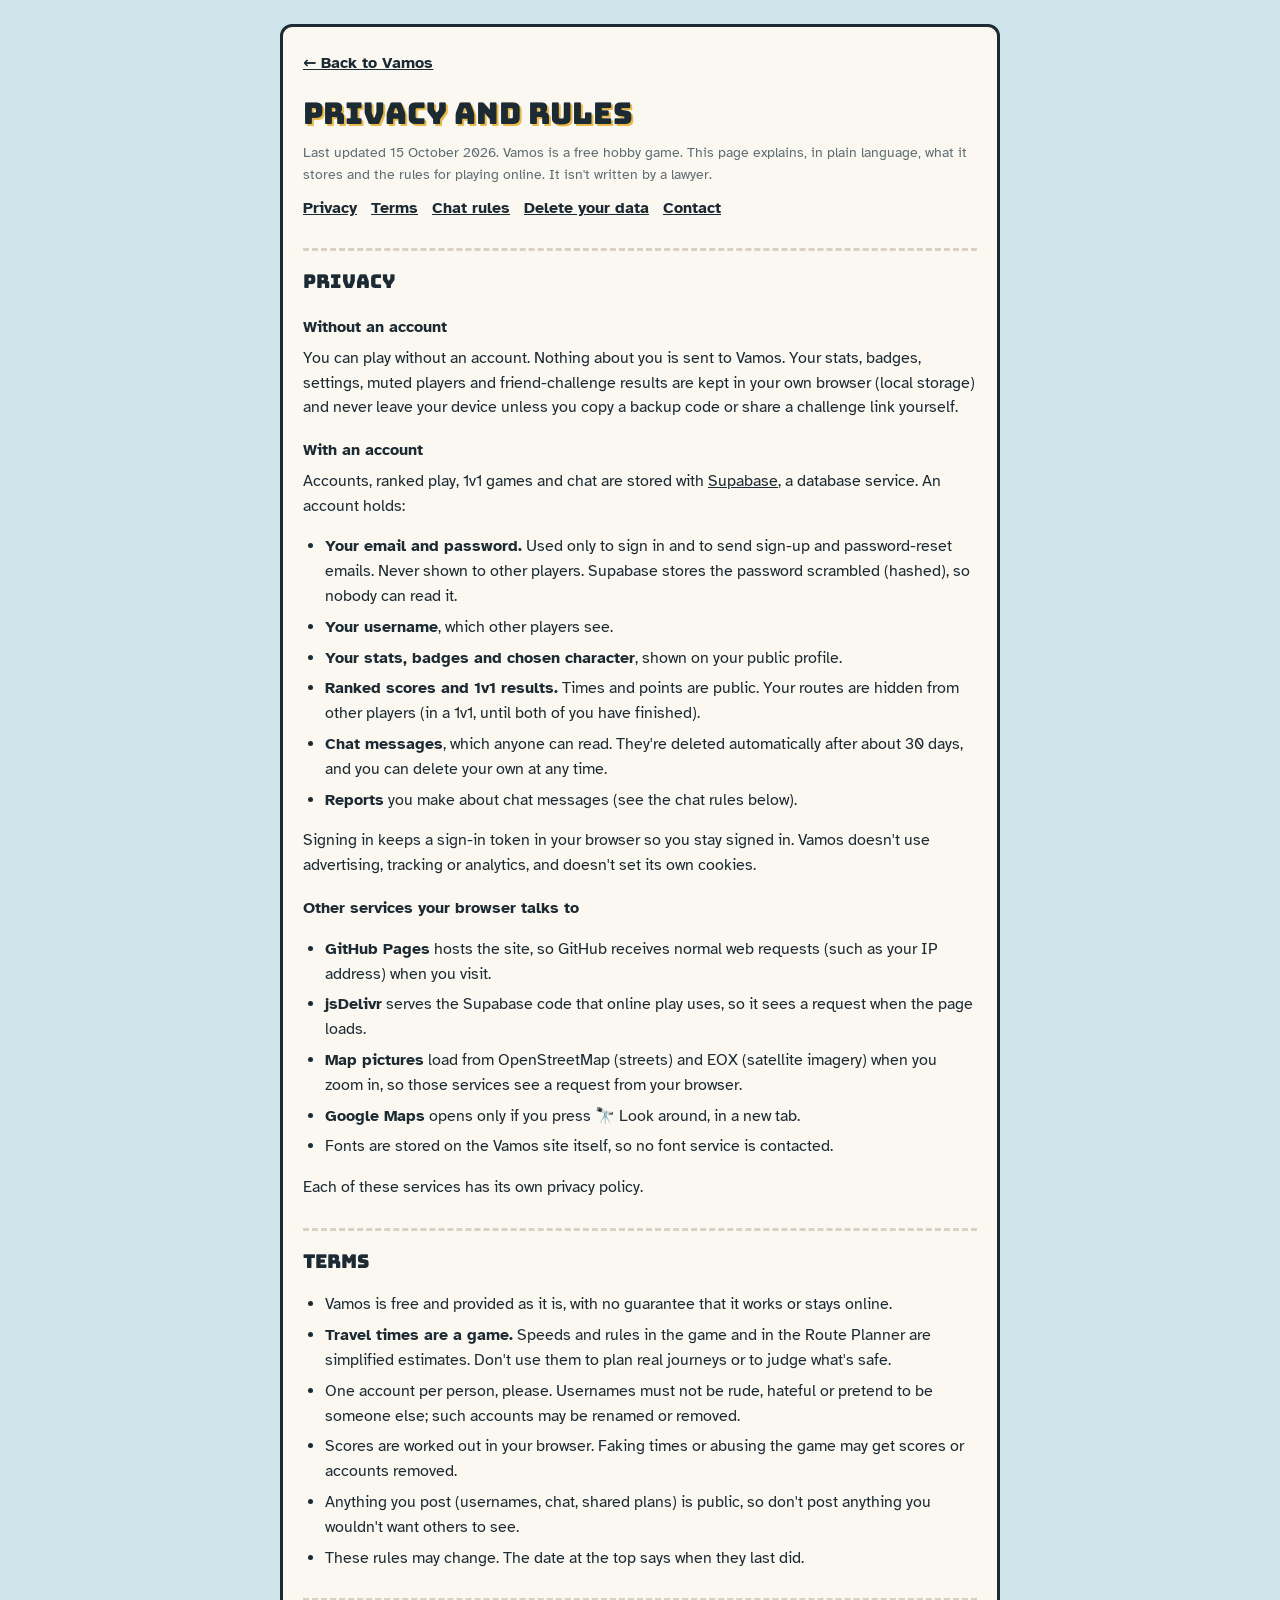
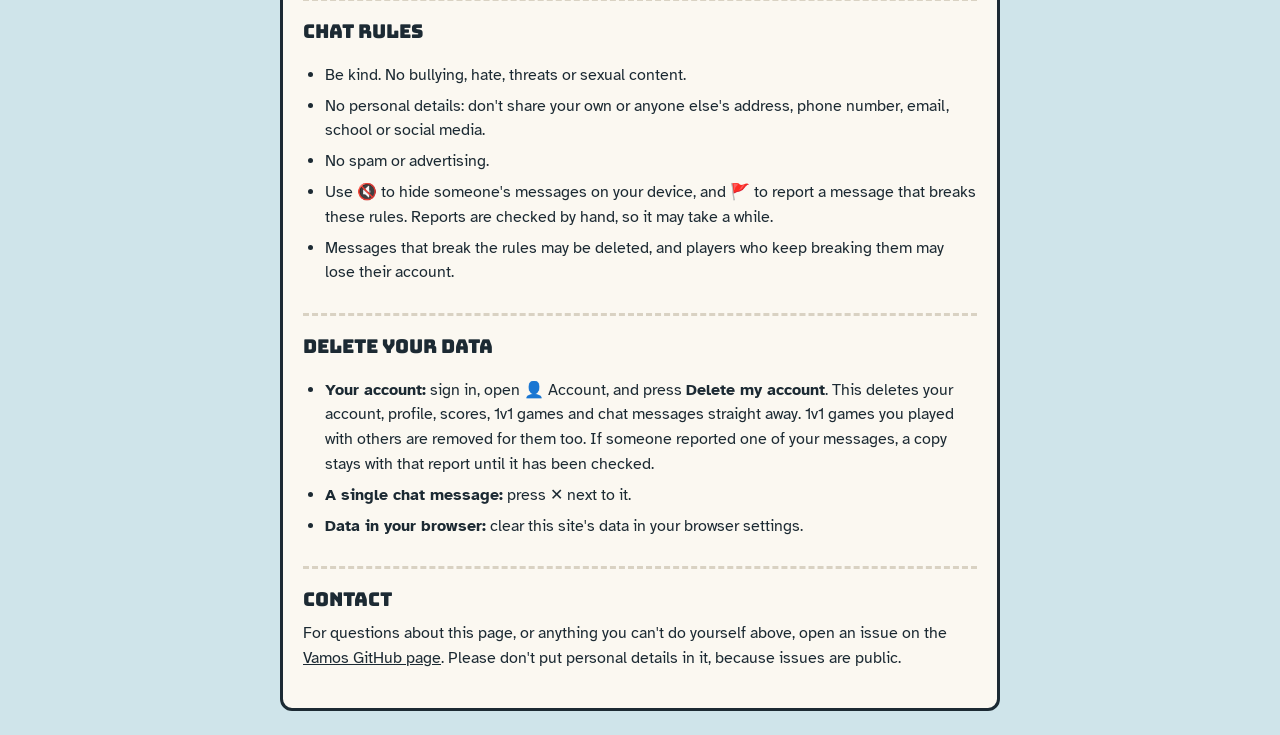
<file: docs/legal.html>
<!doctype html>
<html lang="en">
<head>
<meta charset="utf-8">
<meta name="viewport" content="width=device-width, initial-scale=1">
<meta name="description" content="Vamos privacy, terms and chat rules, in plain language.">
<title>Vamos: privacy and rules</title>
<link rel="stylesheet" href="fonts/fonts.css">
<style>
:root { --sea: #cfe4ea; --ink: #1c2a33; --ticket: #fbf8f1; --stamp: #c8402f; --gold: #e9b949; --muted: #5e6d73; --line: #d9d2c3;
  --display: 'Bungee', 'Arial Black', Impact, sans-serif; --body: 'Atkinson Hyperlegible', system-ui, -apple-system, 'Segoe UI', sans-serif; color-scheme: light; }
*, *::before, *::after { box-sizing: border-box; }
body { margin: 0; background: var(--sea); color: var(--ink); font: 16px/1.55 var(--body); -webkit-text-size-adjust: 100%; }
main { max-width: 720px; margin: 24px auto; padding: 24px 20px 32px; background: var(--ticket); border: 3px solid var(--ink); border-radius: 12px; }
@media (max-width: 760px) { main { margin: 0; border: 0; border-radius: 0; padding: 20px 16px 28px; } }
h1 { font-family: var(--display); font-weight: 400; font-size: 30px; margin: 0 0 4px; text-shadow: 2px 2px 0 var(--gold); }
h2 { font-family: var(--display); font-weight: 400; font-size: 19px; margin: 28px 0 6px; padding-top: 16px; border-top: 3px dashed var(--line); }
h3 { font-size: 16px; margin: 18px 0 4px; }
p, li { margin: 6px 0; }
ul { padding-left: 22px; }
a { color: var(--ink); }
a:focus-visible { outline: 3px solid var(--gold); outline-offset: 2px; }
.muted { color: var(--muted); font-size: 14px; }
.back { display: inline-block; font-weight: 700; margin-bottom: 14px; }
nav.toc { display: flex; flex-wrap: wrap; gap: 6px 14px; font-weight: 700; margin: 10px 0 0; }
code { font-size: 14px; background: var(--sea); padding: 0 4px; border-radius: 3px; }
</style>
</head>
<body>
<main>
  <a class="back" href="./">← Back to Vamos</a>
  <h1>Privacy and rules</h1>
  <p class="muted">Last updated 15 October 2026. Vamos is a free hobby game. This page explains, in plain language, what it stores and the rules for playing online. It isn't written by a lawyer.</p>
  <nav class="toc" aria-label="On this page"><a href="#privacy">Privacy</a><a href="#terms">Terms</a><a href="#chat">Chat rules</a><a href="#delete">Delete your data</a><a href="#contact">Contact</a></nav>

  <h2 id="privacy">Privacy</h2>
  <h3>Without an account</h3>
  <p>You can play without an account. Nothing about you is sent to Vamos. Your stats, badges, settings, muted players and friend-challenge results are kept in your own browser (local storage) and never leave your device unless you copy a backup code or share a challenge link yourself.</p>

  <h3>With an account</h3>
  <p>Accounts, ranked play, 1v1 games and chat are stored with <a href="https://supabase.com" target="_blank" rel="noopener">Supabase</a>, a database service. An account holds:</p>
  <ul>
    <li><b>Your email and password.</b> Used only to sign in and to send sign-up and password-reset emails. Never shown to other players. Supabase stores the password scrambled (hashed), so nobody can read it.</li>
    <li><b>Your username</b>, which other players see.</li>
    <li><b>Your stats, badges and chosen character</b>, shown on your public profile.</li>
    <li><b>Ranked scores and 1v1 results.</b> Times and points are public. Your routes are hidden from other players (in a 1v1, until both of you have finished).</li>
    <li><b>Chat messages</b>, which anyone can read. They're deleted automatically after about 30 days, and you can delete your own at any time.</li>
    <li><b>Reports</b> you make about chat messages (see the chat rules below).</li>
  </ul>
  <p>Signing in keeps a sign-in token in your browser so you stay signed in. Vamos doesn't use advertising, tracking or analytics, and doesn't set its own cookies.</p>

  <h3>Other services your browser talks to</h3>
  <ul>
    <li><b>GitHub Pages</b> hosts the site, so GitHub receives normal web requests (such as your IP address) when you visit.</li>
    <li><b>jsDelivr</b> serves the Supabase code that online play uses, so it sees a request when the page loads.</li>
    <li><b>Map pictures</b> load from OpenStreetMap (streets) and EOX (satellite imagery) when you zoom in, so those services see a request from your browser.</li>
    <li><b>Google Maps</b> opens only if you press 🔭 Look around, in a new tab.</li>
    <li>Fonts are stored on the Vamos site itself, so no font service is contacted.</li>
  </ul>
  <p>Each of these services has its own privacy policy.</p>

  <h2 id="terms">Terms</h2>
  <ul>
    <li>Vamos is free and provided as it is, with no guarantee that it works or stays online.</li>
    <li><b>Travel times are a game.</b> Speeds and rules in the game and in the Route Planner are simplified estimates. Don't use them to plan real journeys or to judge what's safe.</li>
    <li>One account per person, please. Usernames must not be rude, hateful or pretend to be someone else; such accounts may be renamed or removed.</li>
    <li>Scores are worked out in your browser. Faking times or abusing the game may get scores or accounts removed.</li>
    <li>Anything you post (usernames, chat, shared plans) is public, so don't post anything you wouldn't want others to see.</li>
    <li>These rules may change. The date at the top says when they last did.</li>
  </ul>

  <h2 id="chat">Chat rules</h2>
  <ul>
    <li>Be kind. No bullying, hate, threats or sexual content.</li>
    <li>No personal details: don't share your own or anyone else's address, phone number, email, school or social media.</li>
    <li>No spam or advertising.</li>
    <li>Use 🔇 to hide someone's messages on your device, and 🚩 to report a message that breaks these rules. Reports are checked by hand, so it may take a while.</li>
    <li>Messages that break the rules may be deleted, and players who keep breaking them may lose their account.</li>
  </ul>

  <h2 id="delete">Delete your data</h2>
  <ul>
    <li><b>Your account:</b> sign in, open 👤 Account, and press <b>Delete my account</b>. This deletes your account, profile, scores, 1v1 games and chat messages straight away. 1v1 games you played with others are removed for them too. If someone reported one of your messages, a copy stays with that report until it has been checked.</li>
    <li><b>A single chat message:</b> press ✕ next to it.</li>
    <li><b>Data in your browser:</b> clear this site's data in your browser settings.</li>
  </ul>

  <h2 id="contact">Contact</h2>
  <p>For questions about this page, or anything you can't do yourself above, open an issue on the <a href="https://github.com/batancr/Vamos/issues" target="_blank" rel="noopener">Vamos GitHub page</a>. Please don't put personal details in it, because issues are public.</p>
</main>
</body>
</html>
</file>
<file: docs/fonts/fonts.css>
/* Self-hosted fonts (SIL Open Font License 1.1, see the OFL-*.txt files here), copied from the @fontsource npm packages 5.3.0.
   Hosting them here means visitors' browsers don't contact Google Fonts. Latin and Latin Extended only. */
@font-face { font-family: 'Bungee'; font-style: normal; font-weight: 400; font-display: swap; src: url(./bungee-latin-ext-400-normal.woff2) format('woff2'); unicode-range: U+0100-02BA,U+02BD-02C5,U+02C7-02CC,U+02CE-02D7,U+02DD-02FF,U+0304,U+0308,U+0329,U+1D00-1DBF,U+1E00-1E9F,U+1EF2-1EFF,U+2020,U+20A0-20AB,U+20AD-20C0,U+2113,U+2C60-2C7F,U+A720-A7FF; }
@font-face { font-family: 'Bungee'; font-style: normal; font-weight: 400; font-display: swap; src: url(./bungee-latin-400-normal.woff2) format('woff2'); unicode-range: U+0000-00FF,U+0131,U+0152-0153,U+02BB-02BC,U+02C6,U+02DA,U+02DC,U+0304,U+0308,U+0329,U+2000-206F,U+20AC,U+2122,U+2191,U+2193,U+2212,U+2215,U+FEFF,U+FFFD; }
@font-face { font-family: 'Atkinson Hyperlegible'; font-style: normal; font-weight: 400; font-display: swap; src: url(./atkinson-hyperlegible-latin-ext-400-normal.woff2) format('woff2'); unicode-range: U+0100-02BA,U+02BD-02C5,U+02C7-02CC,U+02CE-02D7,U+02DD-02FF,U+0304,U+0308,U+0329,U+1D00-1DBF,U+1E00-1E9F,U+1EF2-1EFF,U+2020,U+20A0-20AB,U+20AD-20C0,U+2113,U+2C60-2C7F,U+A720-A7FF; }
@font-face { font-family: 'Atkinson Hyperlegible'; font-style: normal; font-weight: 400; font-display: swap; src: url(./atkinson-hyperlegible-latin-400-normal.woff2) format('woff2'); unicode-range: U+0000-00FF,U+0131,U+0152-0153,U+02BB-02BC,U+02C6,U+02DA,U+02DC,U+0304,U+0308,U+0329,U+2000-206F,U+20AC,U+2122,U+2191,U+2193,U+2212,U+2215,U+FEFF,U+FFFD; }
@font-face { font-family: 'Atkinson Hyperlegible'; font-style: normal; font-weight: 700; font-display: swap; src: url(./atkinson-hyperlegible-latin-ext-700-normal.woff2) format('woff2'); unicode-range: U+0100-02BA,U+02BD-02C5,U+02C7-02CC,U+02CE-02D7,U+02DD-02FF,U+0304,U+0308,U+0329,U+1D00-1DBF,U+1E00-1E9F,U+1EF2-1EFF,U+2020,U+20A0-20AB,U+20AD-20C0,U+2113,U+2C60-2C7F,U+A720-A7FF; }
@font-face { font-family: 'Atkinson Hyperlegible'; font-style: normal; font-weight: 700; font-display: swap; src: url(./atkinson-hyperlegible-latin-700-normal.woff2) format('woff2'); unicode-range: U+0000-00FF,U+0131,U+0152-0153,U+02BB-02BC,U+02C6,U+02DA,U+02DC,U+0304,U+0308,U+0329,U+2000-206F,U+20AC,U+2122,U+2191,U+2193,U+2212,U+2215,U+FEFF,U+FFFD; }
@font-face { font-family: 'IBM Plex Mono'; font-style: normal; font-weight: 500; font-display: swap; src: url(./ibm-plex-mono-latin-ext-500-normal.woff2) format('woff2'); unicode-range: U+0100-02BA,U+02BD-02C5,U+02C7-02CC,U+02CE-02D7,U+02DD-02FF,U+0304,U+0308,U+0329,U+1D00-1DBF,U+1E00-1E9F,U+1EF2-1EFF,U+2020,U+20A0-20AB,U+20AD-20C0,U+2113,U+2C60-2C7F,U+A720-A7FF; }
@font-face { font-family: 'IBM Plex Mono'; font-style: normal; font-weight: 500; font-display: swap; src: url(./ibm-plex-mono-latin-500-normal.woff2) format('woff2'); unicode-range: U+0000-00FF,U+0131,U+0152-0153,U+02BB-02BC,U+02C6,U+02DA,U+02DC,U+0304,U+0308,U+0329,U+2000-206F,U+20AC,U+2122,U+2191,U+2193,U+2212,U+2215,U+FEFF,U+FFFD; }
</file>
